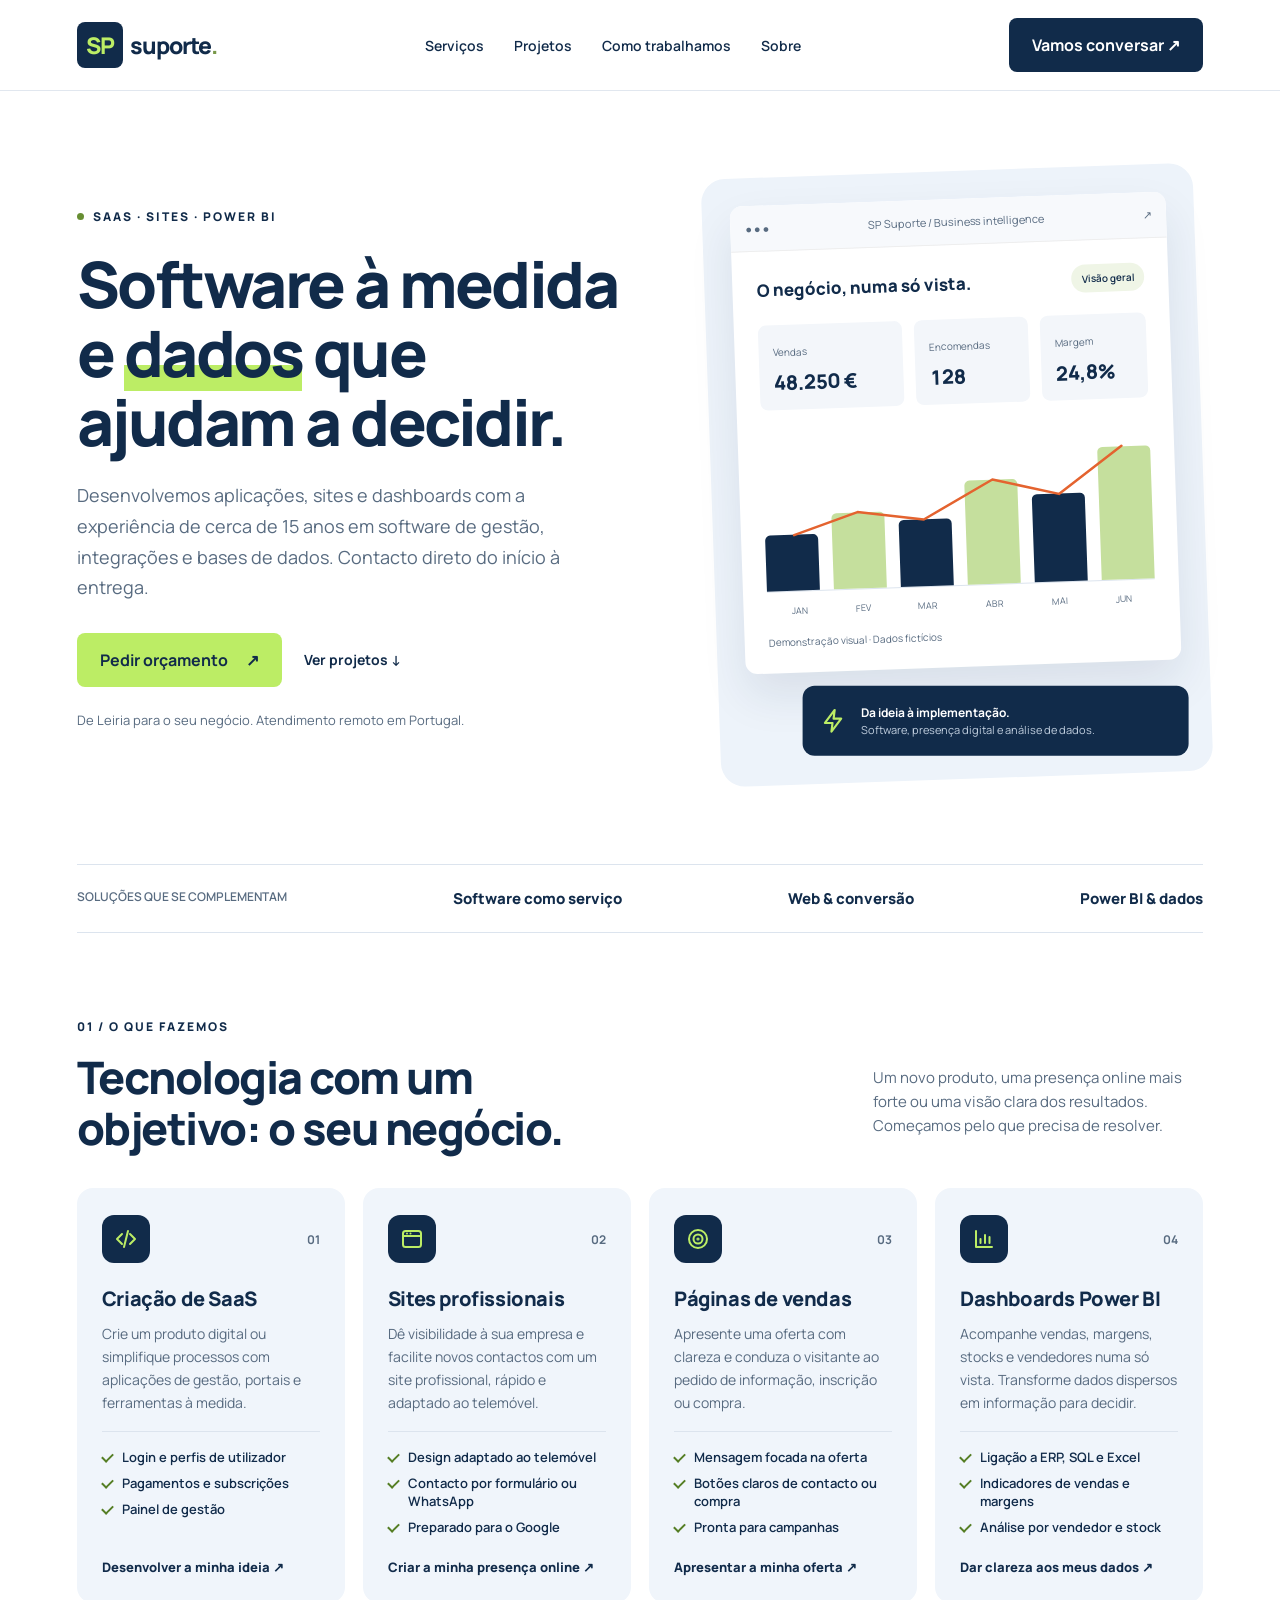
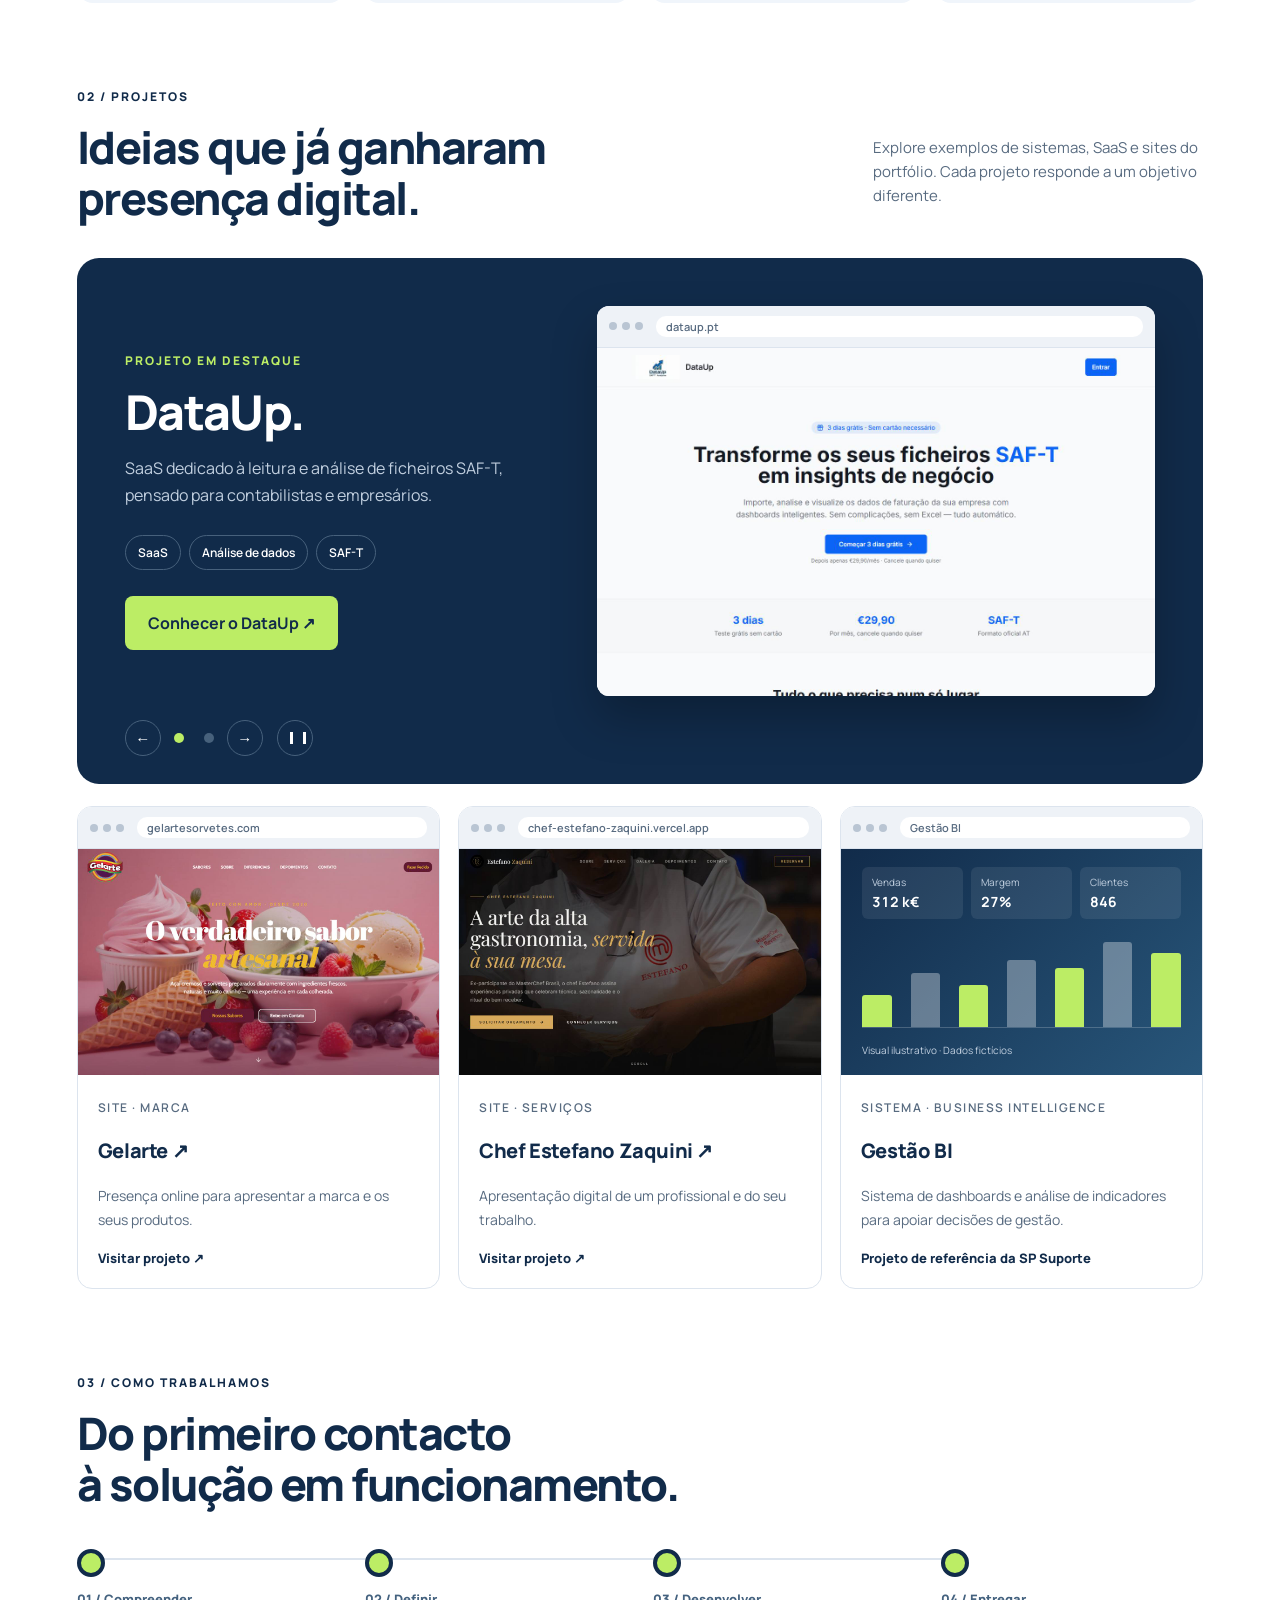
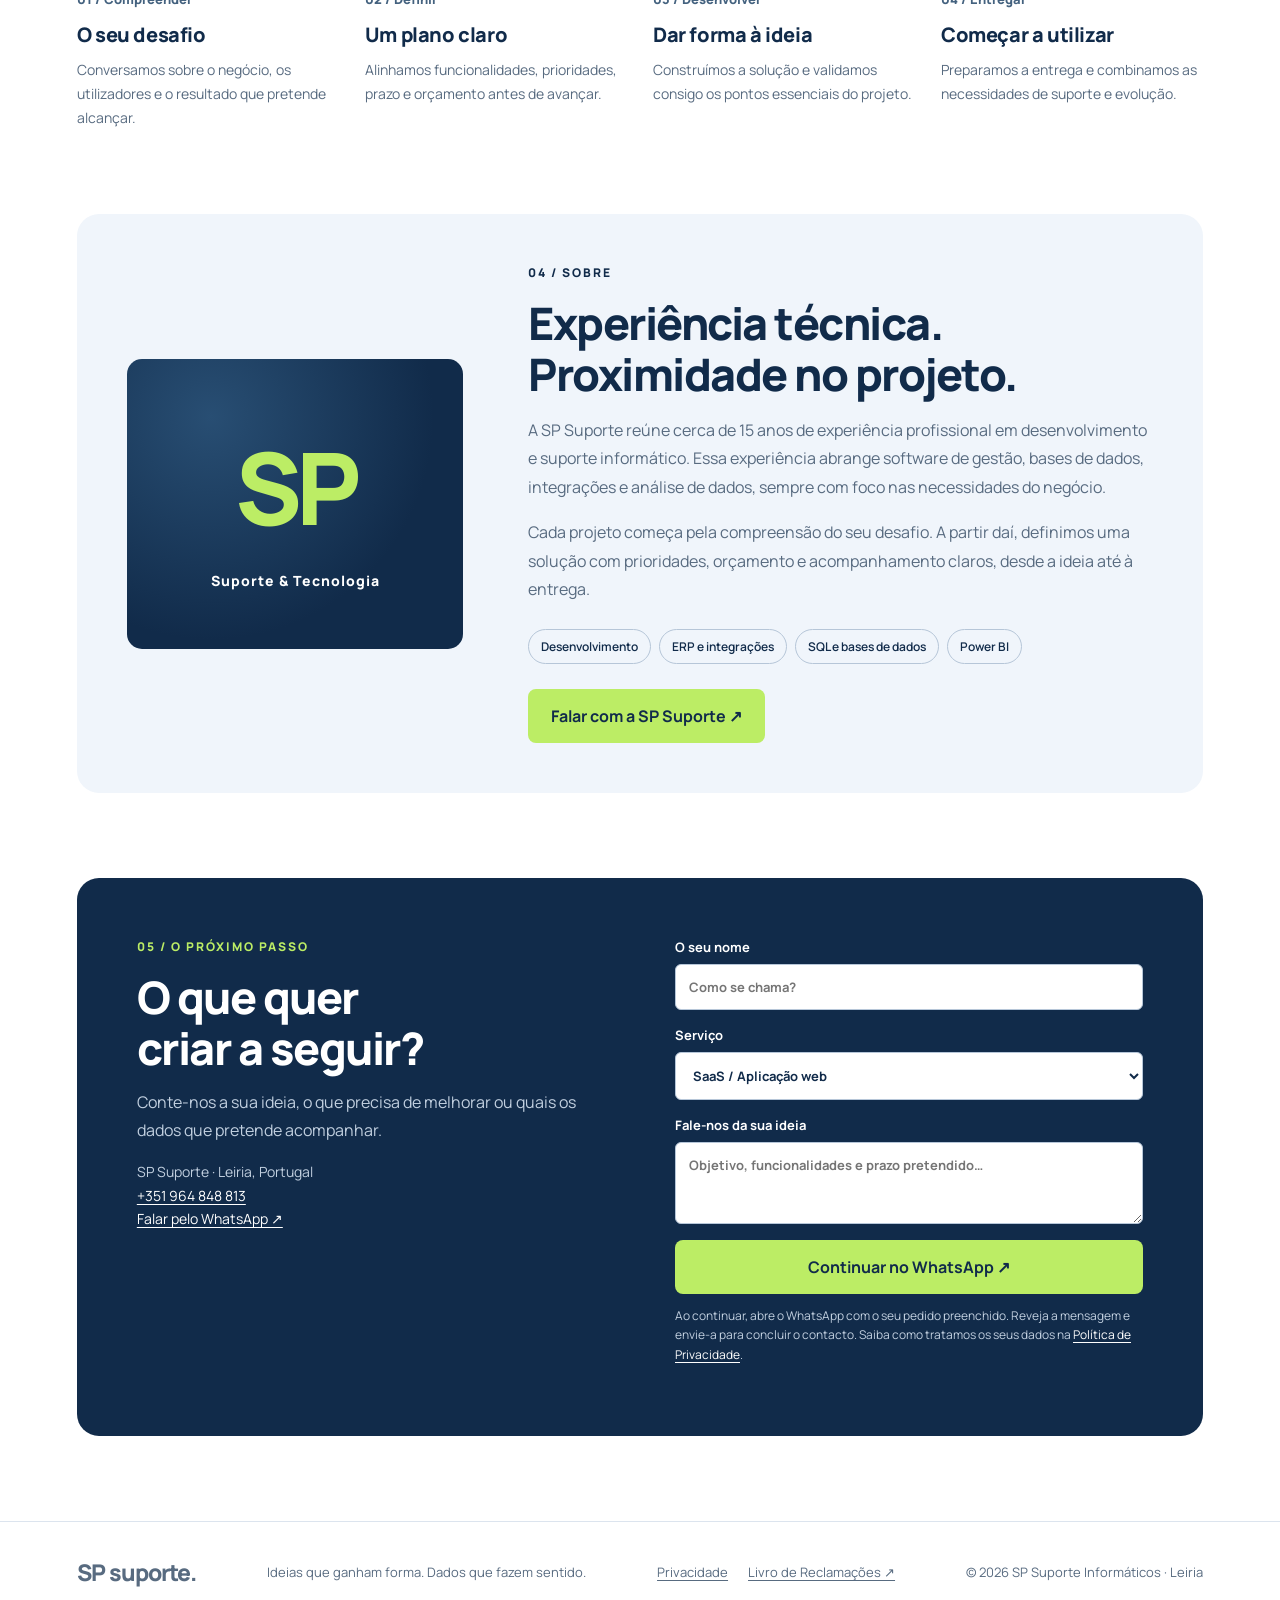
<file: index.html>
<!DOCTYPE html>
<html lang="pt-PT">
<head>
  <meta charset="utf-8">
  <meta name="viewport" content="width=device-width,initial-scale=1">
  <title>SP Suporte | Software à medida, sites e Power BI em Leiria</title>
  <meta name="description" content="Desenvolvimento de SaaS, sites, páginas de vendas e dashboards Power BI, com cerca de 15 anos de experiência em software de gestão, integrações e dados. Atendimento remoto em Portugal.">
  <link rel="canonical" href="https://www.spsuporte.pt/">
  <meta name="theme-color" content="#112b4a">

  <meta property="og:type" content="website">
  <meta property="og:locale" content="pt_PT">
  <meta property="og:site_name" content="SP Suporte">
  <meta property="og:url" content="https://www.spsuporte.pt/">
  <meta property="og:title" content="SP Suporte | Software à medida, sites e Power BI">
  <meta property="og:description" content="SaaS, sites, páginas de vendas e dashboards Power BI, com contacto direto do início à entrega.">
  <meta property="og:image" content="https://www.spsuporte.pt/assets/og-image.png">
  <meta property="og:image:width" content="1200">
  <meta property="og:image:height" content="630">
  <meta property="og:image:alt" content="SP Suporte: software, sites e dados">
  <meta name="twitter:card" content="summary_large_image">

  <link rel="icon" href="/favicon.svg" type="image/svg+xml">
  <link rel="icon" href="/favicon.ico" sizes="32x32">
  <link rel="apple-touch-icon" href="/assets/apple-touch-icon.png">
  <link rel="preload" href="/assets/fonts/manrope.woff2" as="font" type="font/woff2" crossorigin>
  <link rel="stylesheet" href="/styles.css">
  <script src="/main.js" defer></script>

  <script type="application/ld+json">
  {
    "@context": "https://schema.org",
    "@type": "ProfessionalService",
    "name": "SP Suporte",
    "url": "https://www.spsuporte.pt/",
    "image": "https://www.spsuporte.pt/assets/og-image.png",
    "telephone": "+351964848813",
    "legalName": "SP Suporte Informáticos",
    "description": "Desenvolvimento de SaaS, sites, páginas de vendas e dashboards Power BI.",
    "address": {
      "@type": "PostalAddress",
      "addressLocality": "Leiria",
      "addressCountry": "PT"
    },
    "areaServed": {
      "@type": "Country",
      "name": "Portugal"
    }
  }
  </script>
</head>
<body>
  <svg class="sprite" aria-hidden="true">
    <symbol id="i-code" viewBox="0 0 24 24" fill="none" stroke="currentColor" stroke-width="2" stroke-linecap="round" stroke-linejoin="round"><path d="m8 7-5 5 5 5"/><path d="m16 7 5 5-5 5"/><path d="m14 4-4 16"/></symbol>
    <symbol id="i-site" viewBox="0 0 24 24" fill="none" stroke="currentColor" stroke-width="2" stroke-linecap="round" stroke-linejoin="round"><rect x="3" y="4" width="18" height="16" rx="2.5"/><path d="M3 9h18"/><path d="M7 6.5h.01"/><path d="M10.5 6.5h.01"/></symbol>
    <symbol id="i-target" viewBox="0 0 24 24" fill="none" stroke="currentColor" stroke-width="2" stroke-linecap="round" stroke-linejoin="round"><circle cx="12" cy="12" r="9"/><circle cx="12" cy="12" r="4.5"/><circle cx="12" cy="12" r=".6"/></symbol>
    <symbol id="i-chart" viewBox="0 0 24 24" fill="none" stroke="currentColor" stroke-width="2" stroke-linecap="round" stroke-linejoin="round"><path d="M4 4v16h16"/><path d="M8.5 16v-4"/><path d="M13 16V8"/><path d="M17.5 16v-6"/></symbol>
    <symbol id="i-bolt" viewBox="0 0 24 24" fill="none" stroke="currentColor" stroke-width="2" stroke-linecap="round" stroke-linejoin="round"><path d="M13 2 4 14h7l-1 8 9-12h-7z"/></symbol>
    <symbol id="i-whatsapp" viewBox="0 0 24 24"><path fill="currentColor" d="M17.472 14.382c-.297-.149-1.758-.867-2.03-.967-.273-.099-.471-.148-.67.15-.197.297-.767.966-.94 1.164-.173.199-.347.223-.644.075-.297-.15-1.255-.463-2.39-1.475-.883-.788-1.48-1.761-1.653-2.059-.173-.297-.018-.458.13-.606.134-.133.298-.347.446-.52.149-.174.198-.298.298-.497.099-.198.05-.371-.025-.52-.075-.149-.669-1.612-.916-2.207-.242-.579-.487-.5-.669-.51-.173-.008-.371-.01-.57-.01-.198 0-.52.074-.792.372-.272.297-1.04 1.016-1.04 2.479 0 1.462 1.065 2.875 1.213 3.074.149.198 2.096 3.2 5.077 4.487.709.306 1.262.489 1.694.625.712.227 1.36.195 1.871.118.571-.085 1.758-.719 2.006-1.413.248-.694.248-1.289.173-1.413-.074-.124-.272-.198-.57-.347m-5.421 7.403h-.004a9.87 9.87 0 0 1-5.031-1.378l-.361-.214-3.741.982.998-3.648-.235-.374a9.86 9.86 0 0 1-1.51-5.26c.001-5.45 4.436-9.884 9.888-9.884 2.64 0 5.122 1.03 6.988 2.898a9.825 9.825 0 0 1 2.893 6.994c-.003 5.45-4.437 9.884-9.885 9.884m8.413-18.297A11.815 11.815 0 0 0 12.05 0C5.495 0 .16 5.335.157 11.892c0 2.096.547 4.142 1.588 5.945L.057 24l6.305-1.654a11.882 11.882 0 0 0 5.683 1.448h.005c6.554 0 11.89-5.335 11.893-11.893a11.821 11.821 0 0 0-3.48-8.413z"/></symbol>
  </svg>

  <a class="skip-link" href="#conteudo">Saltar para o conteúdo</a>

  <header class="site-header">
    <a class="logo" href="#inicio" aria-label="SP Suporte, início"><span class="logo-mark">SP</span>suporte<span class="logo-dot">.</span></a>
    <button class="menu-toggle" type="button" aria-expanded="false" aria-controls="menu" aria-label="Abrir menu">
      <span aria-hidden="true"></span>
    </button>
    <nav id="menu" class="site-nav" aria-label="Menu principal">
      <a href="#servicos">Serviços</a>
      <a href="#portfolio">Projetos</a>
      <a href="#processo">Como trabalhamos</a>
      <a href="#sobre">Sobre</a>
    </nav>
    <a href="#contacto" class="btn header-cta">Vamos conversar ↗</a>
  </header>

  <main id="conteudo">
    <div class="wrap">
      <div class="hero" id="inicio">
        <div class="hero-copy">
          <div class="eyebrow"><span class="dot"></span> SaaS · Sites · Power BI</div>
          <h1>Software à medida e <em>dados</em> que ajudam a decidir.</h1>
          <p class="lead">Desenvolvemos aplicações, sites e dashboards com a experiência de cerca de 15 anos em software de gestão, integrações e bases de dados. Contacto direto do início à entrega.</p>
          <div class="actions">
            <a class="btn lime" href="#contacto">Pedir orçamento <span aria-hidden="true">↗</span></a>
            <a class="text-link" href="#portfolio">Ver projetos ↓</a>
          </div>
          <p class="note">De Leiria para o seu negócio. Atendimento remoto em Portugal.</p>
        </div>

        <div class="studio" role="img" aria-label="Exemplo ilustrativo de um dashboard de vendas, com dados fictícios">
          <div class="window">
            <div class="winbar"><span>● ● ●</span><span>SP Suporte / Business intelligence</span><span>↗</span></div>
            <div class="dashboard">
              <div class="dashhead"><b>O negócio, numa só vista.</b><span class="pill">Visão geral</span></div>
              <div class="stats">
                <div class="stat"><small>Vendas</small><strong data-count="48250" data-suffix=" €">48.250 €</strong></div>
                <div class="stat"><small>Encomendas</small><strong data-count="128">128</strong></div>
                <div class="stat"><small>Margem</small><strong data-count="24.8" data-decimals="1" data-suffix="%">24,8%</strong></div>
              </div>
              <div class="chart">
                <div class="bar"></div><div class="bar"></div><div class="bar"></div><div class="bar"></div><div class="bar"></div><div class="bar"></div>
                <svg class="trend" viewBox="0 0 100 100" preserveAspectRatio="none" aria-hidden="true"><polyline points="7.5,60 24,45 41,52 59,25 76,37 92.5,4"/></svg>
              </div>
              <div class="labels"><span>JAN</span><span>FEV</span><span>MAR</span><span>ABR</span><span>MAI</span><span>JUN</span></div>
              <p class="demo-note">Demonstração visual · Dados fictícios</p>
            </div>
          </div>
          <div class="float">
            <svg class="float-icon" aria-hidden="true"><use href="#i-bolt"/></svg>
            <div><b>Da ideia à implementação.</b><br><span class="float-text">Software, presença digital e análise de dados.</span></div>
          </div>
        </div>
      </div>

      <div class="strip"><span>SOLUÇÕES QUE SE COMPLEMENTAM</span><b>Software como serviço</b><b>Web &amp; conversão</b><b>Power BI &amp; dados</b></div>

      <section id="servicos">
        <div class="sectiontop">
          <div>
            <div class="eyebrow">01 / O que fazemos</div>
            <h2>Tecnologia com um<br>objetivo: o seu negócio.</h2>
          </div>
          <p>Um novo produto, uma presença online mais forte ou uma visão clara dos resultados. Começamos pelo que precisa de resolver.</p>
        </div>
        <div class="services">
          <article class="service">
            <div class="service-head"><span class="icon" aria-hidden="true"><svg><use href="#i-code"/></svg></span><span class="num">01</span></div>
            <h3>Criação de SaaS</h3>
            <p>Crie um produto digital ou simplifique processos com aplicações de gestão, portais e ferramentas à medida.</p>
            <ul class="service-list"><li>Login e perfis de utilizador</li><li>Pagamentos e subscrições</li><li>Painel de gestão</li></ul>
            <a href="#contacto" data-service="SaaS / Aplicação web">Desenvolver a minha ideia ↗</a>
          </article>
          <article class="service">
            <div class="service-head"><span class="icon" aria-hidden="true"><svg><use href="#i-site"/></svg></span><span class="num">02</span></div>
            <h3>Sites profissionais</h3>
            <p>Dê visibilidade à sua empresa e facilite novos contactos com um site profissional, rápido e adaptado ao telemóvel.</p>
            <ul class="service-list"><li>Design adaptado ao telemóvel</li><li>Contacto por formulário ou WhatsApp</li><li>Preparado para o Google</li></ul>
            <a href="#contacto" data-service="Site profissional">Criar a minha presença online ↗</a>
          </article>
          <article class="service">
            <div class="service-head"><span class="icon" aria-hidden="true"><svg><use href="#i-target"/></svg></span><span class="num">03</span></div>
            <h3>Páginas de vendas</h3>
            <p>Apresente uma oferta com clareza e conduza o visitante ao pedido de informação, inscrição ou compra.</p>
            <ul class="service-list"><li>Mensagem focada na oferta</li><li>Botões claros de contacto ou compra</li><li>Pronta para campanhas</li></ul>
            <a href="#contacto" data-service="Página de vendas">Apresentar a minha oferta ↗</a>
          </article>
          <article class="service">
            <div class="service-head"><span class="icon" aria-hidden="true"><svg><use href="#i-chart"/></svg></span><span class="num">04</span></div>
            <h3>Dashboards Power BI</h3>
            <p>Acompanhe vendas, margens, stocks e vendedores numa só vista. Transforme dados dispersos em informação para decidir.</p>
            <ul class="service-list"><li>Ligação a ERP, SQL e Excel</li><li>Indicadores de vendas e margens</li><li>Análise por vendedor e stock</li></ul>
            <a href="#contacto" data-service="Dashboard Power BI">Dar clareza aos meus dados ↗</a>
          </article>
        </div>
      </section>

      <section id="portfolio" class="section-tight">
        <div class="sectiontop">
          <div>
            <div class="eyebrow">02 / Projetos</div>
            <h2>Ideias que já ganharam<br>presença digital.</h2>
          </div>
          <p>Explore exemplos de sistemas, SaaS e sites do portfólio. Cada projeto responde a um objetivo diferente.</p>
        </div>

        <div class="project-carousel" role="group" aria-roledescription="carrossel" aria-label="Projetos em destaque">
          <div class="project-slides">
            <div class="project is-active" role="group" aria-roledescription="slide" aria-label="1 de 2: DataUp">
              <div>
                <div class="eyebrow">Projeto em destaque</div>
                <h3 class="project-title">DataUp.</h3>
                <p>SaaS dedicado à leitura e análise de ficheiros SAF-T, pensado para contabilistas e empresários.</p>
                <div class="tags"><span>SaaS</span><span>Análise de dados</span><span>SAF-T</span></div>
                <a class="btn lime" href="https://dataup.pt" target="_blank" rel="noopener noreferrer">Conhecer o DataUp ↗</a>
              </div>
              <a class="project-shot" href="https://dataup.pt" target="_blank" rel="noopener noreferrer" aria-label="Abrir o site do DataUp">
                <div class="browser">
                  <div class="browser-bar"><i></i><i></i><i></i><span>dataup.pt</span></div>
                  <img src="/assets/projeto-dataup.jpg" width="1280" height="800" loading="lazy" alt="Página inicial do DataUp, com o título: transforme os seus ficheiros SAF-T em insights de negócio">
                </div>
              </a>
            </div>
            <div class="project" role="group" aria-roledescription="slide" aria-label="2 de 2: Social Spark">
              <div>
                <div class="eyebrow">Projeto em destaque</div>
                <h3 class="project-title">Social Spark.</h3>
                <p>Gestão de redes sociais para agências e negócios: agendamento, aprovação do cliente e relatórios.</p>
                <div class="tags"><span>SaaS</span><span>Redes sociais</span><span>Agendamento</span></div>
                <a class="btn lime" href="https://www.socialspark.pt" target="_blank" rel="noopener noreferrer">Conhecer o Social Spark ↗</a>
              </div>
              <a class="project-shot" href="https://www.socialspark.pt" target="_blank" rel="noopener noreferrer" aria-label="Abrir o site do Social Spark">
                <div class="browser">
                  <div class="browser-bar"><i></i><i></i><i></i><span>socialspark.pt</span></div>
                  <img src="/assets/projeto-socialspark.jpg" width="1280" height="800" loading="lazy" alt="Página de entrada do Social Spark, com o título: planeje, aprove e publique em um só lugar">
                </div>
              </a>
            </div>
          </div>
          <div class="carousel-controls">
            <button class="carousel-arrow" type="button" data-step="-1" aria-label="Projeto anterior">←</button>
            <button class="carousel-dot" type="button" aria-label="Ver DataUp" aria-current="true"></button>
            <button class="carousel-dot" type="button" aria-label="Ver Social Spark"></button>
            <button class="carousel-arrow" type="button" data-step="1" aria-label="Projeto seguinte">→</button>
            <button class="carousel-toggle" type="button" aria-label="Pausar a rotação dos projetos"></button>
          </div>
        </div>

        <div class="portfolio-grid">
          <a class="portfolio-card" href="https://gelartesorvetes.com" target="_blank" rel="noopener noreferrer">
            <div class="browser">
              <div class="browser-bar"><i></i><i></i><i></i><span>gelartesorvetes.com</span></div>
              <img class="project-cover" src="/assets/projeto-gelarte.jpg" width="1280" height="800" loading="lazy" alt="Página inicial do site da Gelarte, com gelados artesanais">
            </div>
            <div class="portfolio-body">
              <small>SITE · MARCA</small>
              <h3>Gelarte ↗</h3>
              <p>Presença online para apresentar a marca e os seus produtos.</p>
              <b>Visitar projeto ↗</b>
            </div>
          </a>
          <a class="portfolio-card" href="https://chef-estefano-zaquini.vercel.app" target="_blank" rel="noopener noreferrer">
            <div class="browser">
              <div class="browser-bar"><i></i><i></i><i></i><span>chef-estefano-zaquini.vercel.app</span></div>
              <img class="project-cover" src="/assets/projeto-chef.jpg" width="1280" height="800" loading="lazy" alt="Página inicial do site do Chef Estefano Zaquini">
            </div>
            <div class="portfolio-body">
              <small>SITE · SERVIÇOS</small>
              <h3>Chef Estefano Zaquini ↗</h3>
              <p>Apresentação digital de um profissional e do seu trabalho.</p>
              <b>Visitar projeto ↗</b>
            </div>
          </a>
          <article class="portfolio-card">
            <div class="browser">
              <div class="browser-bar"><i></i><i></i><i></i><span>Gestão BI</span></div>
              <div class="project-cover bi-mock" role="img" aria-label="Visual ilustrativo de um dashboard de gestão, com dados fictícios">
                <div class="bi-tiles"><span>Vendas<b>312 k€</b></span><span>Margem<b>27%</b></span><span>Clientes<b>846</b></span></div>
                <div class="bi-bars"><i></i><i></i><i></i><i></i><i></i><i></i><i></i></div>
                <div class="bi-note">Visual ilustrativo · Dados fictícios</div>
              </div>
            </div>
            <div class="portfolio-body">
              <small>SISTEMA · BUSINESS INTELLIGENCE</small>
              <h3>Gestão BI</h3>
              <p>Sistema de dashboards e análise de indicadores para apoiar decisões de gestão.</p>
              <b>Projeto de referência da SP Suporte</b>
            </div>
          </article>
        </div>
      </section>

      <section id="processo" class="section-tight">
        <div class="eyebrow">03 / Como trabalhamos</div>
        <h2>Do primeiro contacto<br>à solução em funcionamento.</h2>
        <div class="steps">
          <article><b>01 / Compreender</b><h3>O seu desafio</h3><p>Conversamos sobre o negócio, os utilizadores e o resultado que pretende alcançar.</p></article>
          <article><b>02 / Definir</b><h3>Um plano claro</h3><p>Alinhamos funcionalidades, prioridades, prazo e orçamento antes de avançar.</p></article>
          <article><b>03 / Desenvolver</b><h3>Dar forma à ideia</h3><p>Construímos a solução e validamos consigo os pontos essenciais do projeto.</p></article>
          <article><b>04 / Entregar</b><h3>Começar a utilizar</h3><p>Preparamos a entrega e combinamos as necessidades de suporte e evolução.</p></article>
        </div>
      </section>

      <section id="sobre" class="section-tight">
        <div class="about">
          <div class="about-mark" aria-hidden="true">SP<span>Suporte &amp; Tecnologia</span></div>
          <div>
            <div class="eyebrow">04 / Sobre</div>
            <h2>Experiência técnica.<br>Proximidade no projeto.</h2>
            <p>A SP Suporte reúne cerca de 15 anos de experiência profissional em desenvolvimento e suporte informático. Essa experiência abrange software de gestão, bases de dados, integrações e análise de dados, sempre com foco nas necessidades do negócio.</p>
            <p>Cada projeto começa pela compreensão do seu desafio. A partir daí, definimos uma solução com prioridades, orçamento e acompanhamento claros, desde a ideia até à entrega.</p>
            <div class="expertise"><span>Desenvolvimento</span><span>ERP e integrações</span><span>SQL e bases de dados</span><span>Power BI</span></div>
            <a class="btn lime" href="https://wa.me/351964848813?text=Ol%C3%A1%20SP%20Suporte%2C%20gostaria%20de%20conversar%20sobre%20um%20projeto." target="_blank" rel="noopener noreferrer">Falar com a SP Suporte ↗</a>
          </div>
        </div>
      </section>

      <section id="contacto" class="section-tight">
        <div class="contact">
          <div>
            <div class="eyebrow">05 / O próximo passo</div>
            <h2>O que quer<br>criar a seguir?</h2>
            <p>Conte-nos a sua ideia, o que precisa de melhorar ou quais os dados que pretende acompanhar.</p>
            <p class="contact-details">SP Suporte · Leiria, Portugal<br><a href="tel:+351964848813">+351 964 848 813</a><br><a href="https://wa.me/351964848813" target="_blank" rel="noopener noreferrer">Falar pelo WhatsApp ↗</a></p>
          </div>
          <form id="brief">
            <label>O seu nome<input name="nome" required autocomplete="name" placeholder="Como se chama?"></label>
            <label>Serviço
              <select name="servico" id="service">
                <option>SaaS / Aplicação web</option>
                <option>Site profissional</option>
                <option>Página de vendas</option>
                <option>Dashboard Power BI</option>
                <option>Preciso de orientação</option>
              </select>
            </label>
            <label>Fale-nos da sua ideia<textarea name="ideia" required rows="3" placeholder="Objetivo, funcionalidades e prazo pretendido…"></textarea></label>
            <button class="btn lime" type="submit">Continuar no WhatsApp ↗</button>
            <p class="formnote">Ao continuar, abre o WhatsApp com o seu pedido preenchido. Reveja a mensagem e envie-a para concluir o contacto. Saiba como tratamos os seus dados na <a href="/privacidade.html">Política de Privacidade</a>.</p>
            <div id="result" role="status"></div>
            <a id="send-whatsapp" class="btn ghost form-extra" hidden target="_blank" rel="noopener noreferrer">Abrir pedido no WhatsApp ↗</a>
            <button type="button" id="copy" class="btn ghost form-extra" hidden>Copiar pedido</button>
          </form>
        </div>
      </section>
    </div>
  </main>

  <footer class="site-footer">
    <a class="logo" href="#inicio">SP suporte.</a>
    <span>Ideias que ganham forma. Dados que fazem sentido.</span>
    <nav class="footer-links" aria-label="Informação legal">
      <a href="/privacidade.html">Privacidade</a>
      <a href="https://www.livroreclamacoes.pt/Inicio/" target="_blank" rel="noopener noreferrer">Livro de Reclamações ↗</a>
    </nav>
    <span>© <span id="year">2026</span> SP Suporte Informáticos · Leiria</span>
  </footer>

  <a class="whatsapp-float" href="https://wa.me/351964848813?text=Ol%C3%A1%2C%20gostaria%20de%20pedir%20um%20or%C3%A7amento%20%C3%A0%20SP%20Suporte." target="_blank" rel="noopener noreferrer" aria-label="Contactar SP Suporte no WhatsApp"><svg aria-hidden="true"><use href="#i-whatsapp"/></svg> WhatsApp</a>
</body>
</html>
</file>
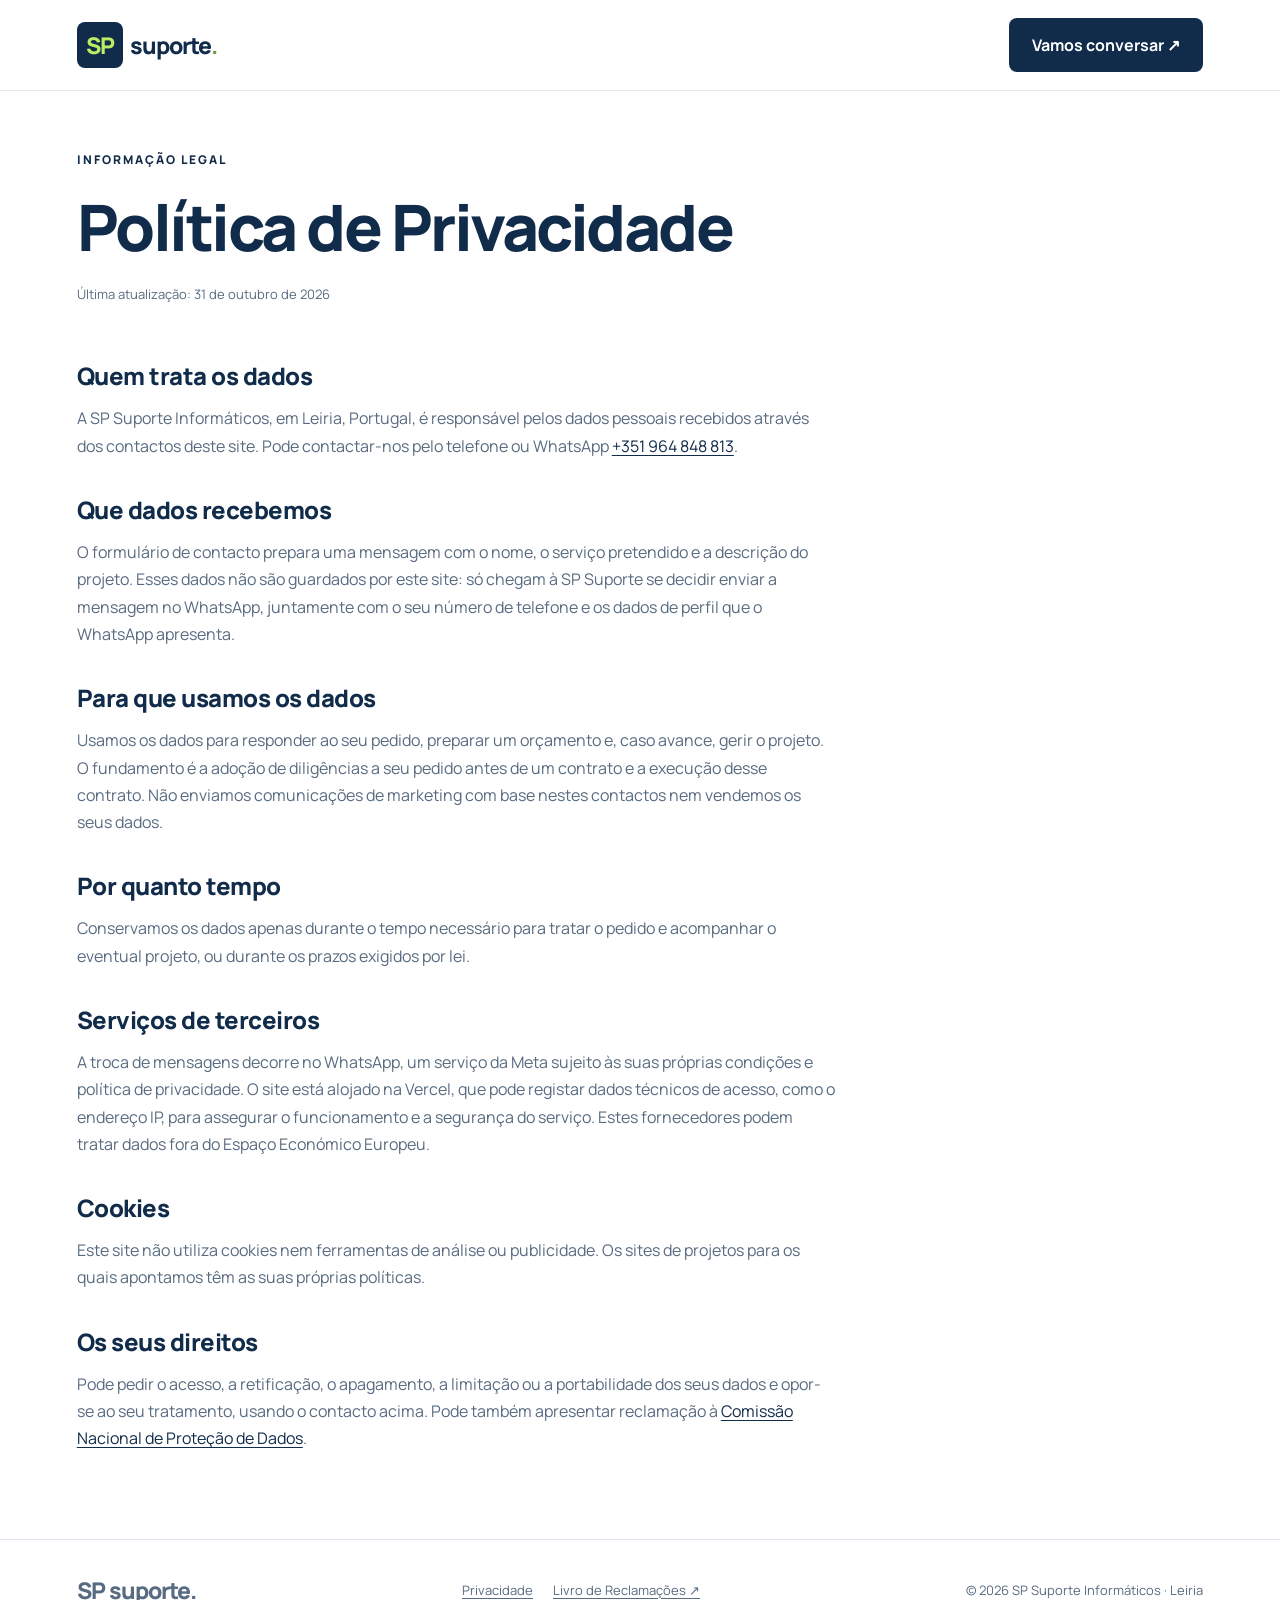
<file: privacidade.html>
<!DOCTYPE html>
<html lang="pt-PT">
<head>
  <meta charset="utf-8">
  <meta name="viewport" content="width=device-width,initial-scale=1">
  <title>Política de Privacidade | SP Suporte</title>
  <meta name="description" content="Como a SP Suporte trata os dados pessoais de quem visita o site ou pede um orçamento.">
  <link rel="canonical" href="https://www.spsuporte.pt/privacidade.html">
  <meta name="theme-color" content="#112b4a">
  <link rel="icon" href="/favicon.svg" type="image/svg+xml">
  <link rel="icon" href="/favicon.ico" sizes="32x32">
  <link rel="apple-touch-icon" href="/assets/apple-touch-icon.png">
  <link rel="stylesheet" href="/styles.css">
  <script src="/main.js" defer></script>
</head>
<body>
  <a class="skip-link" href="#conteudo">Saltar para o conteúdo</a>

  <header class="site-header">
    <a class="logo" href="/" aria-label="SP Suporte, início"><span class="logo-mark">SP</span>suporte<span class="logo-dot">.</span></a>
    <a href="/#contacto" class="btn">Vamos conversar ↗</a>
  </header>

  <main id="conteudo">
    <div class="wrap">
      <div class="page-header">
        <div class="eyebrow">Informação legal</div>
        <h1>Política de Privacidade</h1>
        <p class="note">Última atualização: 31 de outubro de 2026</p>
      </div>
      <div class="legal">
        <h2>Quem trata os dados</h2>
        <p>A SP Suporte Informáticos, em Leiria, Portugal, é responsável pelos dados pessoais recebidos através dos contactos deste site. Pode contactar-nos pelo telefone ou WhatsApp <a href="tel:+351964848813">+351 964 848 813</a>.</p>

        <h2>Que dados recebemos</h2>
        <p>O formulário de contacto prepara uma mensagem com o nome, o serviço pretendido e a descrição do projeto. Esses dados não são guardados por este site: só chegam à SP Suporte se decidir enviar a mensagem no WhatsApp, juntamente com o seu número de telefone e os dados de perfil que o WhatsApp apresenta.</p>

        <h2>Para que usamos os dados</h2>
        <p>Usamos os dados para responder ao seu pedido, preparar um orçamento e, caso avance, gerir o projeto. O fundamento é a adoção de diligências a seu pedido antes de um contrato e a execução desse contrato. Não enviamos comunicações de marketing com base nestes contactos nem vendemos os seus dados.</p>

        <h2>Por quanto tempo</h2>
        <p>Conservamos os dados apenas durante o tempo necessário para tratar o pedido e acompanhar o eventual projeto, ou durante os prazos exigidos por lei.</p>

        <h2>Serviços de terceiros</h2>
        <p>A troca de mensagens decorre no WhatsApp, um serviço da Meta sujeito às suas próprias condições e política de privacidade. O site está alojado na Vercel, que pode registar dados técnicos de acesso, como o endereço IP, para assegurar o funcionamento e a segurança do serviço. Estes fornecedores podem tratar dados fora do Espaço Económico Europeu.</p>

        <h2>Cookies</h2>
        <p>Este site não utiliza cookies nem ferramentas de análise ou publicidade. Os sites de projetos para os quais apontamos têm as suas próprias políticas.</p>

        <h2>Os seus direitos</h2>
        <p>Pode pedir o acesso, a retificação, o apagamento, a limitação ou a portabilidade dos seus dados e opor-se ao seu tratamento, usando o contacto acima. Pode também apresentar reclamação à <a href="https://www.cnpd.pt/" target="_blank" rel="noopener noreferrer">Comissão Nacional de Proteção de Dados</a>.</p>
      </div>
    </div>
  </main>

  <footer class="site-footer">
    <a class="logo" href="/">SP suporte.</a>
    <nav class="footer-links" aria-label="Informação legal">
      <a href="/privacidade.html">Privacidade</a>
      <a href="https://www.livroreclamacoes.pt/Inicio/" target="_blank" rel="noopener noreferrer">Livro de Reclamações ↗</a>
    </nav>
    <span>© <span id="year">2026</span> SP Suporte Informáticos · Leiria</span>
  </footer>
</body>
</html>
</file>
<file: styles.css>
@font-face {
  font-family: "Manrope";
  src: url("/assets/fonts/manrope.woff2") format("woff2");
  font-weight: 200 800;
  font-style: normal;
  font-display: swap;
}

:root {
  --ink: #112b4a;
  --green: #bced65;
  --green-dark: #557e25;
  --paper: #ffffff;
  --muted: #586b80;
  --soft: #f0f5fb;
  --line: #dce4ee;
  --line-dark: #47617c;
  --on-dark: #c1cfdf;
}

/* Base */
* { box-sizing: border-box; }
html { scroll-behavior: smooth; scroll-padding-top: 100px; }
body { margin: 0; background: var(--paper); color: var(--ink); font-family: "Manrope", Arial, sans-serif; }
a { color: inherit; text-decoration: none; }
img { display: block; max-width: 100%; height: auto; }
button, input, select, textarea { font: inherit; }
button, a, input, textarea, select { outline-offset: 5px; }
:focus-visible { outline: 3px solid var(--green-dark); }
.project :focus-visible, .contact :focus-visible { outline-color: var(--green); }
.sprite { position: absolute; width: 0; height: 0; overflow: hidden; }
main { overflow: hidden; }
.wrap { max-width: 1280px; margin: auto; padding: 0 6%; }
section { padding: 85px 0; }
.section-tight { padding-top: 0; }

h1 { font-size: clamp(40px, 5vw, 66px); font-weight: 800; line-height: 1.08; letter-spacing: -2.5px; margin: 24px 0; text-wrap: balance; }
h1 em { font-style: normal; background: linear-gradient(transparent 64%, var(--green) 64%, var(--green) 94%, transparent 94%); }
h2 { font-size: clamp(30px, 3.5vw, 46px); font-weight: 800; line-height: 1.14; letter-spacing: -1.5px; margin: 16px 0 0; }
h3 { font-size: 20px; font-weight: 800; letter-spacing: -.4px; }

.skip-link { position: fixed; top: -80px; left: 16px; z-index: 30; padding: 12px 16px; border-radius: 8px; background: var(--ink); color: #fff; font-weight: 600; }
.skip-link:focus { top: 12px; }

.eyebrow { font-size: 12px; font-weight: 800; letter-spacing: 2px; text-transform: uppercase; display: flex; align-items: center; gap: 9px; }
.dot { width: 7px; height: 7px; background: #678e32; border-radius: 50%; }
.accent { color: var(--green); }

.btn { display: inline-flex; align-items: center; justify-content: center; gap: 18px; padding: 16px 23px; border: 0; border-radius: 8px; background: var(--ink); color: #fff; font-weight: 700; cursor: pointer; transition: transform .22s ease, box-shadow .22s ease, background-color .22s ease; }
.btn:hover { transform: translateY(-3px); box-shadow: 0 8px 20px #112b4a20; }
.btn:active { transform: translateY(0); }
.btn.lime { background: var(--green); color: var(--ink); }
.btn.ghost { background: transparent; color: #fff; box-shadow: inset 0 0 0 1px var(--line-dark); }
.btn[hidden] { display: none; }
.text-link { font-size: 14px; font-weight: 700; }

/* Header */
.site-header { position: sticky; top: 0; z-index: 20; display: flex; align-items: center; justify-content: space-between; gap: 20px; padding: 18px 6%; border-bottom: 1px solid #e1e7ef; background: var(--paper); }
.logo { font-weight: 800; font-size: 23px; letter-spacing: -1px; }
.logo-mark { background: var(--ink); color: var(--green); padding: 7px 9px; border-radius: 8px; margin-right: 7px; }
.logo-dot { color: #789848; }
.site-nav { display: flex; gap: 30px; font-size: 14px; font-weight: 600; }
.site-nav a, .service a { transition: color .2s ease; }
.site-nav a:hover, .service a:hover { color: var(--green-dark); }
.menu-toggle { display: none; width: 44px; height: 44px; padding: 0; margin-left: auto; border: 1px solid var(--line); border-radius: 8px; background: var(--paper); color: var(--ink); cursor: pointer; }
.menu-toggle span, .menu-toggle span::before, .menu-toggle span::after { display: block; width: 20px; height: 2px; margin: auto; background: currentColor; transition: transform .2s ease, background-color .2s ease; }
.menu-toggle span { position: relative; }
.menu-toggle span::before, .menu-toggle span::after { content: ""; position: absolute; left: 0; }
.menu-toggle span::before { top: -6px; }
.menu-toggle span::after { top: 6px; }
.menu-toggle[aria-expanded="true"] span { background: transparent; }
.menu-toggle[aria-expanded="true"] span::before { transform: translateY(6px) rotate(45deg); }
.menu-toggle[aria-expanded="true"] span::after { transform: translateY(-6px) rotate(-45deg); }

/* Hero */
.hero { display: grid; grid-template-columns: minmax(0, 1.15fr) minmax(0, 1fr); gap: 6%; align-items: center; padding-top: 80px; padding-bottom: 85px; }
.lead { font-size: 18px; line-height: 1.7; color: var(--muted); max-width: 530px; }
.actions { display: flex; gap: 22px; align-items: center; margin-top: 30px; flex-wrap: wrap; }
.note { font-size: 13px; color: var(--muted); margin-top: 24px; }

.studio { background: #edf3fa; border-radius: 24px; padding: 28px; transform: rotate(-2deg); position: relative; }
.window { background: #fff; border-radius: 12px; box-shadow: 0 22px 45px #112b4a18; overflow: hidden; }
.winbar { font-size: 11px; padding: 15px; background: #f7f9fc; color: var(--muted); border-bottom: 1px solid #eee; display: flex; justify-content: space-between; gap: 10px; }
.dashboard { padding: 24px; }
.dashhead { display: flex; justify-content: space-between; align-items: center; gap: 10px; font-size: 13px; }
.dashhead b { font-size: 17px; font-weight: 800; }
.pill { background: #eff5e6; padding: 7px 10px; border-radius: 20px; font-size: 10px; font-weight: 600; white-space: nowrap; }
.stats { display: flex; gap: 12px; margin: 22px 0; }
.stat { flex: 1 1 auto; background: #f3f6fa; border-radius: 8px; padding: 14px; }
.stat small { font-size: 10px; color: var(--muted); }
.stat strong { display: block; margin-top: 8px; font-size: 20px; font-weight: 800; white-space: nowrap; font-variant-numeric: tabular-nums; }
.chart { position: relative; height: 160px; display: flex; gap: 14px; align-items: flex-end; padding-top: 20px; border-bottom: 1px solid var(--line); }
.bar { background: var(--ink); flex: 1; border-radius: 5px 5px 0 0; }
.bar:nth-child(2n) { background: #c5df9d; }
.bar:nth-child(1) { height: 40%; }
.bar:nth-child(2) { height: 55%; }
.bar:nth-child(3) { height: 48%; }
.bar:nth-child(4) { height: 75%; }
.bar:nth-child(5) { height: 63%; }
.bar:nth-child(6) { height: 96%; }
.trend { position: absolute; top: 20px; left: 0; width: 100%; height: calc(100% - 20px); overflow: visible; pointer-events: none; }
.trend polyline { fill: none; stroke: #e4632f; stroke-width: 2.5; stroke-linecap: round; stroke-linejoin: round; vector-effect: non-scaling-stroke; }
.labels { display: flex; justify-content: space-around; font-size: 9px; color: var(--muted); margin-top: 12px; }
.demo-note { font-size: 10px; color: var(--muted); margin: 18px 0 0; }
.float { margin: 20px -5px -6px 55px; background: var(--ink); color: #fff; padding: 18px; border-radius: 12px; display: flex; gap: 14px; align-items: center; font-size: 12px; transform: rotate(2deg); }
.float-icon { flex: none; width: 26px; height: 26px; color: var(--green); }
.float-text { font-size: 11px; color: var(--on-dark); }

.strip { padding: 23px 0; border-top: 1px solid var(--line); border-bottom: 1px solid var(--line); display: flex; justify-content: space-between; gap: 20px; font-size: 12px; font-weight: 600; color: var(--muted); flex-wrap: wrap; }
.strip b { color: var(--ink); font-size: 15px; font-weight: 800; }

/* Secções */
.sectiontop { display: flex; justify-content: space-between; gap: 40px; align-items: end; margin-bottom: 35px; }
.sectiontop p { max-width: 330px; line-height: 1.6; color: var(--muted); font-size: 15px; }

/* Serviços */
.services { display: grid; grid-template-columns: repeat(4, minmax(0, 1fr)); gap: 18px; }
.service { display: flex; flex-direction: column; padding: 26px 24px; background: var(--soft); border: 1px solid transparent; border-radius: 16px; transition: transform .25s ease, box-shadow .25s ease, background-color .25s ease, border-color .25s ease; }
.service:hover { transform: translateY(-5px); background: var(--paper); border-color: var(--line); box-shadow: 0 18px 36px #112b4a14; }
.service-head { display: flex; justify-content: space-between; align-items: center; }
.icon { display: flex; align-items: center; justify-content: center; width: 48px; height: 48px; border-radius: 12px; background: var(--ink); color: var(--green); }
.icon svg { width: 24px; height: 24px; }
.num { color: var(--muted); font-size: 12px; font-weight: 700; }
.service h3 { margin: 22px 0 0; }
.service p { font-size: 14px; line-height: 1.65; color: var(--muted); margin: 10px 0 0; }
.service-list { list-style: none; margin: 16px 0 22px; padding: 16px 0 0; border-top: 1px solid var(--line); font-size: 13px; font-weight: 600; }
.service-list li { position: relative; padding-left: 20px; margin-top: 8px; }
.service-list li:first-child { margin-top: 0; }
.service-list li::before { content: ""; position: absolute; left: 2px; top: 3px; width: 5px; height: 9px; border: solid var(--green-dark); border-width: 0 2px 2px 0; transform: rotate(45deg); }
.service a { margin-top: auto; font-size: 13px; font-weight: 800; }

/* Molduras de browser */
.browser { background: #fff; overflow: hidden; }
.browser-bar { display: flex; align-items: center; gap: 5px; padding: 10px 12px; background: #eef2f7; border-bottom: 1px solid var(--line); }
.browser-bar i { width: 8px; height: 8px; border-radius: 50%; background: #b9c5d3; }
.browser-bar span { flex: 1; min-width: 0; margin-left: 8px; padding: 3px 10px; border-radius: 10px; background: #fff; color: var(--muted); font-size: 11px; font-weight: 600; white-space: nowrap; overflow: hidden; text-overflow: ellipsis; }

/* Projetos */
.project-carousel { position: relative; overflow: hidden; background: var(--ink); color: #fff; border-radius: 22px; }
.project { position: relative; padding: 48px; display: grid; grid-template-columns: minmax(0, .85fr) minmax(0, 1.15fr); gap: 60px; align-items: center; }
.project::before { content: ""; position: absolute; top: -35%; left: -55%; width: 40%; height: 180%; background: linear-gradient(90deg, transparent, #ffffff08, transparent); transform: rotate(20deg); pointer-events: none; animation: project-glow 12s ease-in-out infinite; }
.project > * { position: relative; z-index: 1; }
.project p { color: var(--on-dark); line-height: 1.7; }
.project .eyebrow { color: var(--green); }
.project-title { font-size: 48px; line-height: 1.12; letter-spacing: -1.6px; margin: 16px 0 0; }
.project-shot { display: block; border-radius: 12px; overflow: hidden; color: var(--ink); box-shadow: 0 22px 45px #00000040; transition: transform .25s ease; }
.project-shot:hover { transform: translateY(-4px); }
.tags { display: flex; gap: 8px; margin: 26px 0; flex-wrap: wrap; }
.tags span, .expertise span { border: 1px solid var(--line-dark); padding: 8px 12px; border-radius: 20px; font-size: 12px; font-weight: 600; }
@keyframes project-glow { 0%, 60% { left: -55%; } 90%, 100% { left: 125%; } }

/* Os slides ocupam a mesma célula: a altura é a do maior e a página não salta. */
.js .project-slides { display: grid; }
.js .project-slides > .project { grid-area: 1 / 1; min-width: 0; padding-bottom: 24px; opacity: 0; visibility: hidden; transition: opacity .5s ease, visibility .5s ease; }
.js .project-slides > .project.is-active { opacity: 1; visibility: visible; }
.carousel-controls { display: none; }
.js .carousel-controls { position: relative; z-index: 1; display: flex; align-items: center; gap: 6px; padding: 0 48px 28px; }
.carousel-controls button { width: 36px; height: 36px; padding: 0; border: 1px solid var(--line-dark); border-radius: 50%; background: none; color: #fff; font: inherit; font-size: 15px; line-height: 1; cursor: pointer; transition: border-color .2s ease, color .2s ease; }
.carousel-controls button:hover { border-color: var(--green); color: var(--green); }
.carousel-controls button:focus-visible { outline: 2px solid var(--green); outline-offset: 2px; }
.carousel-controls .carousel-dot { position: relative; width: 24px; border: 0; }
.carousel-dot::before { content: ""; position: absolute; top: 50%; left: 50%; width: 10px; height: 10px; margin: -5px 0 0 -5px; border-radius: 50%; background: var(--line-dark); transition: background-color .2s ease; }
.carousel-dot:hover::before { background: var(--on-dark); }
.carousel-dot[aria-current="true"]::before { background: var(--green); }
.carousel-controls .carousel-toggle { position: relative; margin-left: 8px; }
.carousel-toggle::before { content: ""; position: absolute; top: 50%; left: 50%; width: 10px; height: 12px; margin: -6px 0 0 -5px; border: solid currentColor; border-width: 0 3px; }
.carousel-toggle.is-paused::before { width: 0; margin-left: -4px; border-width: 6px 0 6px 10px; border-color: transparent transparent transparent currentColor; }

.portfolio-grid { display: grid; grid-template-columns: repeat(3, minmax(0, 1fr)); gap: 18px; margin-top: 22px; }
.portfolio-card { display: block; border: 1px solid var(--line); border-radius: 15px; overflow: hidden; transition: transform .25s ease, box-shadow .25s ease; }
.project-cover { display: block; width: 100%; aspect-ratio: 16 / 10; object-fit: cover; object-position: top; }
.portfolio-body { padding: 20px; }
.portfolio-body small { font-size: 12px; font-weight: 600; letter-spacing: 1.5px; color: var(--muted); }
.portfolio-body p { font-size: 14px; line-height: 1.7; color: var(--muted); }
.portfolio-body b { font-size: 13px; font-weight: 800; }

/* Visual ilustrativo do Gestão BI */
.bi-mock { display: flex; flex-direction: column; gap: 8%; padding: 5% 6%; background: linear-gradient(135deg, var(--ink), #28567a); color: #fff; }
.bi-tiles { display: grid; grid-template-columns: repeat(3, minmax(0, 1fr)); gap: 8px; }
.bi-tiles span { padding: 8px 10px; border-radius: 6px; background: #ffffff14; font-size: 10px; color: var(--on-dark); }
.bi-tiles b { display: block; margin-top: 3px; font-size: 14px; color: #fff; font-variant-numeric: tabular-nums; }
.bi-bars { flex: 1; min-height: 0; display: flex; align-items: flex-end; gap: 6%; border-bottom: 1px solid #ffffff33; }
.bi-bars i { flex: 1; border-radius: 3px 3px 0 0; background: var(--green); }
.bi-bars i:nth-child(1) { height: 35%; }
.bi-bars i:nth-child(2) { height: 58%; background: #ffffff55; }
.bi-bars i:nth-child(3) { height: 46%; }
.bi-bars i:nth-child(4) { height: 72%; background: #ffffff55; }
.bi-bars i:nth-child(5) { height: 64%; }
.bi-bars i:nth-child(6) { height: 92%; background: #ffffff55; }
.bi-bars i:nth-child(7) { height: 80%; }
.bi-note { font-size: 10px; color: var(--on-dark); }

/* Processo */
.steps { display: grid; grid-template-columns: repeat(4, minmax(0, 1fr)); gap: 26px; margin-top: 40px; }
.steps article { position: relative; padding-top: 38px; }
.steps article::before { content: ""; position: absolute; top: 0; left: 0; z-index: 1; width: 20px; height: 20px; border-radius: 50%; background: var(--green); border: 4px solid var(--ink); }
.steps article:not(:last-child)::after { content: ""; position: absolute; top: 9px; left: 20px; width: calc(100% + 6px); height: 2px; background: var(--line); }
.steps b { font-size: 13px; font-weight: 800; color: #44627f; }
.steps h3 { margin: 12px 0 0; }
.steps p { font-size: 14px; line-height: 1.7; color: var(--muted); margin: 10px 0 0; }

/* Sobre */
.about { display: grid; grid-template-columns: .7fr 1.3fr; gap: 65px; padding: 50px; background: var(--soft); border-radius: 22px; align-items: center; }
.about p { color: var(--muted); line-height: 1.8; font-size: 16px; }
.about-mark { min-height: 290px; border-radius: 15px; background: radial-gradient(circle at 25% 20%, #284e73, var(--ink) 65%); display: flex; flex-direction: column; align-items: center; justify-content: center; font-weight: 800; font-size: 100px; letter-spacing: -6px; color: var(--green); }
.about-mark span { font-size: 14px; letter-spacing: 1px; margin-top: 16px; color: #fff; }
.expertise { display: flex; flex-wrap: wrap; gap: 8px; margin: 25px 0; }
.expertise span { border-color: #b6c6d8; }

/* Contacto */
.contact { background: var(--ink); color: #fff; padding: 60px; border-radius: 22px; display: grid; grid-template-columns: 1fr 1fr; gap: 70px; }
.contact .eyebrow { color: var(--green); }
.contact p { line-height: 1.7; color: var(--on-dark); }
.contact-details { font-size: 14px; }
.contact-details a, .formnote a { color: #fff; text-decoration: underline; text-underline-offset: 3px; }
label { display: block; font-size: 13px; font-weight: 700; margin-bottom: 16px; }
input, select, textarea { display: block; width: 100%; margin-top: 8px; border: 1px solid #b6c6d8; border-radius: 6px; background: #fff; padding: 13px; color: var(--ink); }
textarea { resize: vertical; }
form .btn { width: 100%; }
.contact .formnote { font-size: 12px; line-height: 1.6; }
.form-extra { margin-top: 12px; }
#result { white-space: pre-wrap; font-size: 13px; color: var(--green); }

/* Rodapé */
.site-footer { padding: 34px 6% 95px; display: flex; justify-content: space-between; gap: 20px; align-items: center; flex-wrap: wrap; font-size: 13px; color: var(--muted); border-top: 1px solid var(--line); }
.footer-links { display: flex; flex-wrap: wrap; gap: 20px; }
.footer-links a { text-decoration: underline; text-underline-offset: 3px; }

.whatsapp-float { position: fixed; bottom: 24px; right: 24px; z-index: 10; background: var(--green); color: var(--ink); border: 1px solid #93bd49; box-shadow: 0 7px 24px #112b4a24; padding: 13px 19px; border-radius: 30px; font-size: 14px; font-weight: 800; display: flex; align-items: center; gap: 9px; transition: transform .2s ease, opacity .2s ease, visibility .2s ease; }
.whatsapp-float:hover { transform: translateY(-3px); }
.whatsapp-float svg { width: 22px; height: 22px; }
.whatsapp-float.is-hidden { opacity: 0; visibility: hidden; }

/* Páginas de texto */
.page-header { padding: 60px 0 10px; }
.legal { max-width: 760px; padding-bottom: 70px; line-height: 1.7; color: var(--muted); }
.legal h2 { font-size: 24px; letter-spacing: -.5px; margin-top: 36px; color: var(--ink); }
.legal a { color: var(--ink); text-decoration: underline; text-underline-offset: 3px; }
.not-found { min-height: 60vh; display: flex; flex-direction: column; justify-content: center; align-items: flex-start; padding: 60px 0; }
.not-found p { color: var(--muted); line-height: 1.7; }

/* Animações */
.motion-reveal { opacity: 0; transform: translateY(20px); transition: opacity .7s ease, transform .7s ease; transition-delay: var(--reveal-delay, 0ms); }
.motion-reveal.is-visible { opacity: 1; transform: translateY(0); }
.service.motion-reveal { transition: opacity .7s ease var(--reveal-delay, 0ms), transform .25s ease, box-shadow .25s ease, background-color .25s ease, border-color .25s ease; }
.service.motion-reveal:hover { transform: translateY(-5px); }
.portfolio-card.motion-reveal { transition: opacity .7s ease, transform .25s ease, box-shadow .25s ease; }
.portfolio-card:hover { transform: translateY(-5px); box-shadow: 0 15px 30px #112b4a12; }
.chart.motion-chart .bar { transform: scaleY(0); transform-origin: bottom; transition: transform .95s cubic-bezier(.22, 1, .36, 1); transition-delay: var(--bar-delay, 0ms); }
.chart.motion-chart.is-visible .bar { transform: scaleY(1); }
.chart.motion-chart .trend { clip-path: inset(-10% 100% -10% 0); transition: clip-path 1.2s ease .5s; }
.chart.motion-chart.is-visible .trend { clip-path: inset(-10% -5% -10% 0); }

@media (max-width: 1150px) {
  .studio { padding: 18px; }
  .dashboard { padding: 16px; }
  .stats { gap: 6px; }
  .stat { padding: 10px; }
  .stat strong { font-size: 15px; }
  .services { grid-template-columns: repeat(2, minmax(0, 1fr)); }
}

@media (max-width: 900px) {
  .portfolio-grid { grid-template-columns: minmax(0, 1fr); }
  .portfolio-card { display: grid; grid-template-columns: 38% minmax(0, 1fr); }
  .portfolio-card .browser-bar { display: none; }
  .portfolio-card .browser { display: flex; }
  .portfolio-card .project-cover { height: 100%; aspect-ratio: auto; }
  .js .carousel-controls { padding: 0 30px 24px; }
  .studio { padding: 28px; }
  .dashboard { padding: 24px; }
  .stats { gap: 12px; }
  .stat { padding: 14px; }
  .stat strong { font-size: 20px; }
  .js .menu-toggle { display: block; }
  .js .site-nav { display: none; position: absolute; top: 100%; left: 0; right: 0; flex-direction: column; gap: 0; padding: 8px 6% 16px; background: var(--paper); border-bottom: 1px solid #e1e7ef; box-shadow: 0 14px 24px #112b4a14; font-size: 16px; }
  .js .site-nav.is-open { display: flex; }
  .js .site-nav a { padding: 13px 0; }
  .site-header { flex-wrap: wrap; }
  .hero { grid-template-columns: minmax(0, 1fr); padding-top: 48px; gap: 45px; }
  h1 { letter-spacing: -2px; }
  .studio { max-width: 550px; width: 100%; margin: auto; }
  .steps { grid-template-columns: minmax(0, 1fr); gap: 24px; margin-top: 30px; }
  .steps article { padding: 0 0 0 36px; }
  .steps article::before { top: 1px; }
  .steps article:not(:last-child)::after { top: 21px; left: 9px; width: 2px; height: calc(100% + 4px); }
  .project, .contact { grid-template-columns: minmax(0, 1fr); gap: 30px; padding: 30px; }
  .about { grid-template-columns: 1fr; gap: 30px; padding: 30px; }
  .about-mark { min-height: 180px; font-size: 75px; }
  .sectiontop { display: block; }
  .sectiontop p { max-width: none; }
  section { padding: 55px 0; }
}

@media (max-width: 650px) {
  .services { grid-template-columns: minmax(0, 1fr); gap: 10px; }
  .service { display: grid; grid-template-columns: 44px minmax(0, 1fr); column-gap: 14px; padding: 16px; }
  .service-head { grid-row: span 3; align-items: flex-start; }
  .icon { width: 44px; height: 44px; }
  .num, .service-list { display: none; }
  .service h3 { margin: 0; font-size: 18px; }
  .service p { margin: 5px 0 8px; }
  .service a { margin: 0; }
  .portfolio-body p, .bi-note, .bi-tiles { display: none; }
  .portfolio-body { padding: 14px; }
  .portfolio-body small { font-size: 10px; letter-spacing: 1px; }
  .portfolio-body h3 { margin: 6px 0 8px; font-size: 16px; }
  .about-mark { display: none; }
}

@media (max-width: 520px) {
  .site-header { padding: 12px 6%; }
  .js .header-cta { display: none; }
  .logo { font-size: 20px; }
  .hero { padding-bottom: 45px; }
  .studio { padding: 12px; transform: none; border-radius: 16px; }
  .winbar { padding: 11px; }
  .dashboard { padding: 14px; }
  .dashhead b { font-size: 14px; }
  .stats { gap: 5px; margin: 16px 0; }
  .stat { padding: 8px; }
  .stat strong { font-size: 13px; }
  .chart { height: 120px; gap: 10px; }
  .float { margin: 12px 0 0; padding: 14px; transform: none; }
  .project-title { font-size: 38px; }
  .project, .contact, .about { padding: 25px; }
  .js .carousel-controls { padding: 0 25px 22px; }
  section { padding: 45px 0; }
  .site-footer { flex-direction: column; align-items: start; }
  .sectiontop { margin-bottom: 25px; }
}

@media (prefers-reduced-motion: reduce) {
  html { scroll-behavior: auto; }
  .btn, .site-nav a, .service, .service a, .service.motion-reveal, .motion-reveal, .portfolio-card, .portfolio-card.motion-reveal, .project-shot, .whatsapp-float, .chart.motion-chart .bar, .chart.motion-chart .trend, .js .project-slides > .project, .carousel-controls button, .carousel-dot::before { transition: none; }
  .motion-reveal { opacity: 1; transform: none; }
  .chart.motion-chart .bar { transform: none; }
  .chart.motion-chart .trend { clip-path: none; }
  .project::before { animation: none; display: none; }
  .btn:hover, .service:hover, .service.motion-reveal:hover, .portfolio-card:hover, .project-shot:hover, .whatsapp-float:hover { transform: none; }
}
</file>
